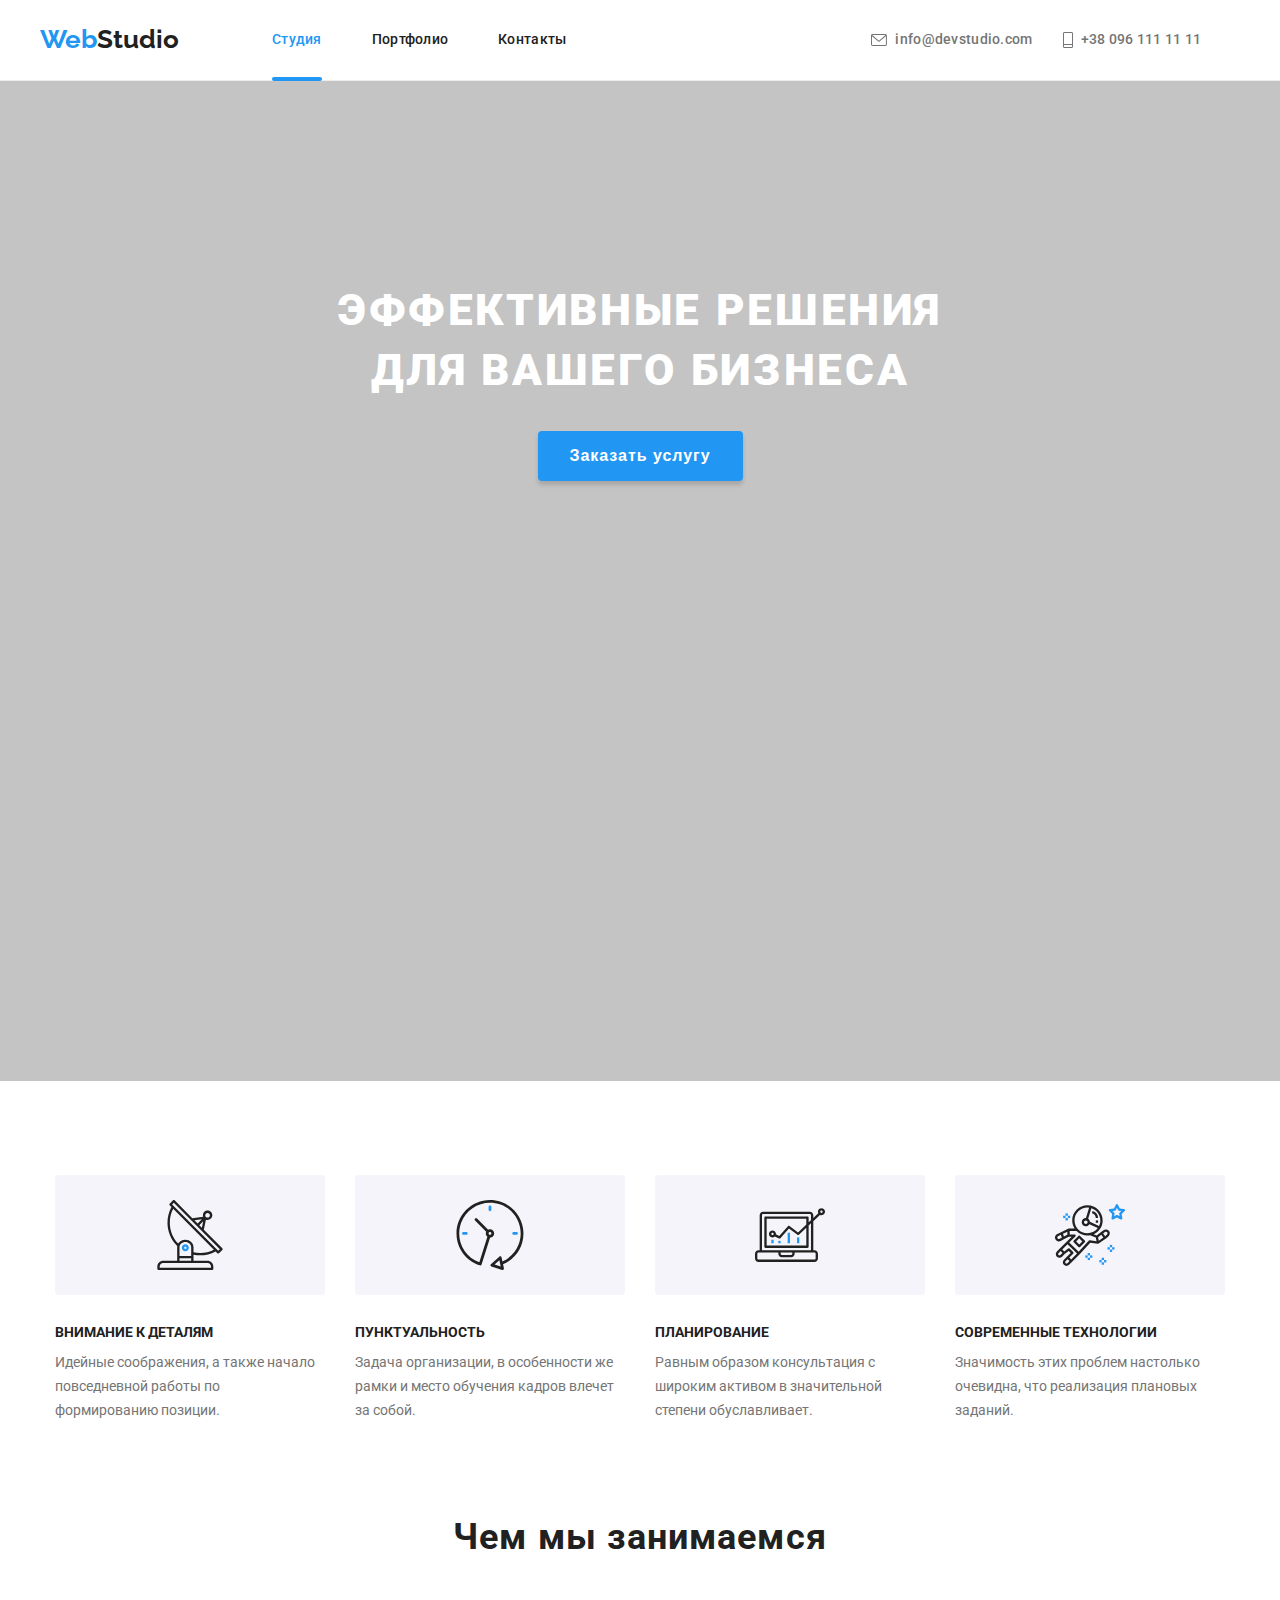
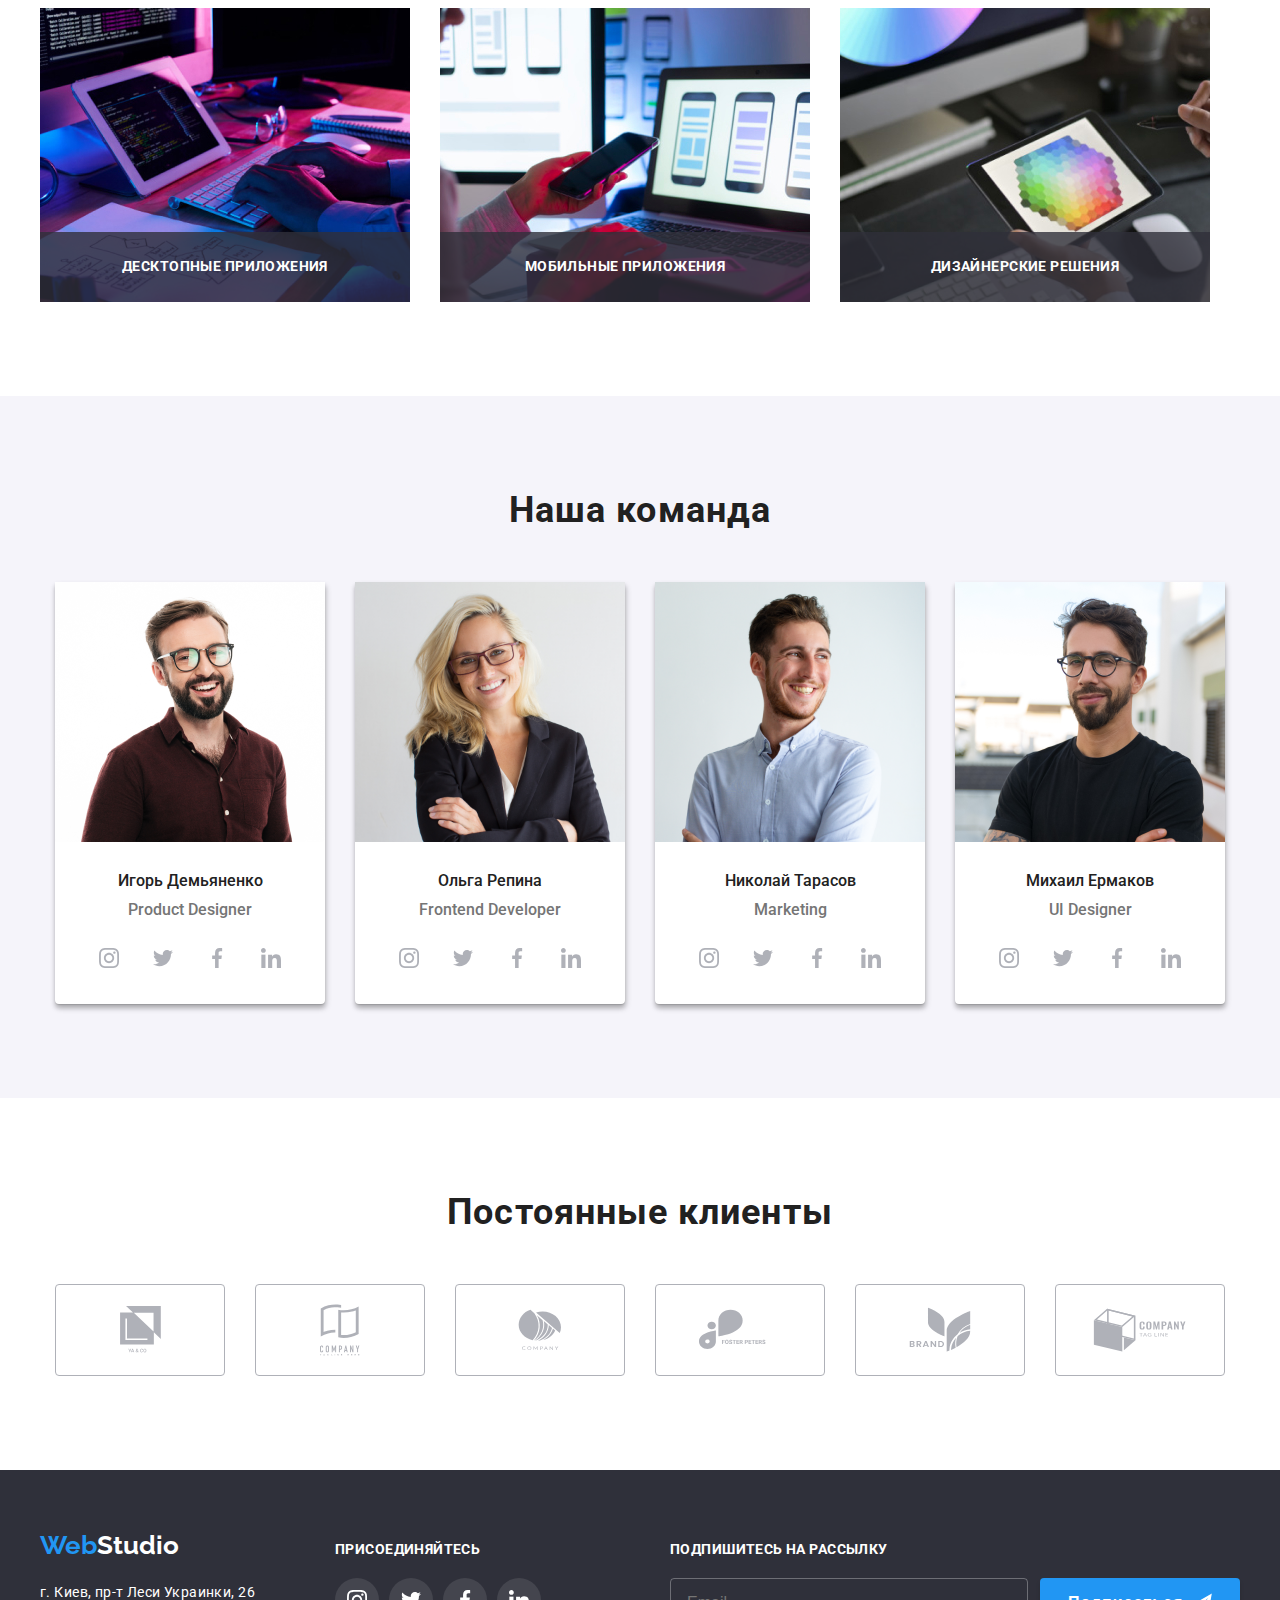
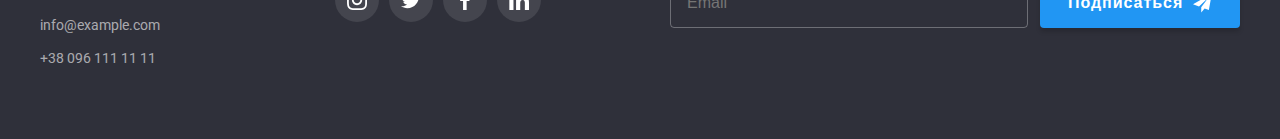
<file: index.html>
<!DOCTYPE html>
<html lang="ru">

<head>
  <meta charset="UTF-8">
  <meta name="viewport" content="width=device-width, initial-scale=1.0">
  <link rel="stylesheet" href="https://cdnjs.cloudflare.com/ajax/libs/modern-normalize/1.1.0/modern-normalize.min.css"
    integrity="sha512-wpPYUAdjBVSE4KJnH1VR1HeZfpl1ub8YT/NKx4PuQ5NmX2tKuGu6U/JRp5y+Y8XG2tV+wKQpNHVUX03MfMFn9Q=="
    crossorigin="anonymous" referrerpolicy="no-referrer" />
  <link rel="stylesheet" href="./css/main.min.css" />
  <style>
    @import url('https://fonts.googleapis.com/css2?family=Roboto:wght@400;500;700;900&display=swap');
    @import url('https://fonts.googleapis.com/css2?family=Raleway:wght@700&display=swap');
  </style>
  <title>Web Studio</title>
</head>

<body>
  <header class="header">
    <div class="container header-container">
      <a href="./index.html" class="navigation__logo"><span class="navigation__web">Web</span>Studio</a>
      <div class="tablet-desktop-nav">
        <nav class="nav">
          <ul class="nav-tablet-list">
            <li class="nav-tablet-list__item"><a href="./index.html" class="nav-tablet-list__link current">Студия</a></li>
            <li class="nav-tablet-list__item"><a href="./portfolio.html" class="nav-tablet-list__link">Портфолио</a></li>
            <li class="nav-tablet-list__item"><a href="Контакты" class="nav-tablet-list__link">Контакты</a></li>
          </ul>
        </nav>
        <ul class="tablet-contact-list">
          <li class="contact-list__item"><a href="info@devstudio.com" class="tablet-contact-list__link">
            <svg class="contact-list__icon" width="16" height="12">
              <use href="./images/symbol-defs.svg#icon-mail"></use>
            </svg> info@devstudio.com</a></li>
          <li class="td-contact-list__item"><a href="tel:+380961111111" class="tablet-contact-list__link">
            <svg class="contact-list__icon" width="10" height="16">
              <use href="./images/symbol-defs.svg#icon-tel"></use>
            </svg>+38 096 111 11 11</a></li>
        </ul>
      </div>
      <button type="button" class="menu-button js-open-menu">
        <svg class="mobile-menu-icon" width="40" height="40" aria-label="Переключатель в мобильном меню">
          <use class="icon-open" href="./images/mob-menu.svg#icon-menu"></use>
        </svg>
      </button>
      <div class="mobile-menu js-menu-container">
        <button type="button" class="menu-button menu-close-button js-close-menu">
          <svg class="mobile-menu-icon " width="40" height="40" aria-label="Переключатель в мобильном меню">
            <use class="icon-close" href="./images/mob-menu.svg#icon-close"></use>
          </svg>
        </button>
        <nav class="navigation">
          <ul class="navigation__site">
            <li class="navigation__list"><a href="./index.html" class="navigation__link navigation__link--current">Студия</a></li>
            <li class="navigation__list"><a href="./portfolio.html" class="navigation__link">Портфолио</a></li>
            <li class="navigation__list"><a href="" class="navigation__link">Контакты</a></li>
          </ul>
        </nav>
        <ul class="list-mobile">
         <li class="list-mobile__item"><a href="tel:+380961111111" class="list-mobile__link-tel">+38 096 111 11 11</a></li>
         <li class="list-mobile__item"><a href="mailto:info@devstudio.com" class="list-mobile__link-email">info@example.com</a></li>
        </ul>
        <ul class="mobile-social">
         <li class="mobile-social__item"><a class="mobile-social__link" href="">Instagram</a></li>
         <li class="mobile-social__item"><a class="mobile-social__link" href="">Twitter</a></li>
         <li class="mobile-social__item"><a class="mobile-social__link" href="">Facebook</a></li>
         <li class="mobile-social__item"><a class="mobile-social__link" href="">LinkedIn</a></li>
        </ul>
      </div>
    </div>
  </header>
  <main>
    <section class="hero">
      <div class="container">
        <h1 class="hero__tagline">Эффективные решения для вашего бизнеса</h1>
        <button data-modal-open class="hero__button">Заказать услугу</button>
      </div>
    </section>
    <section class="benefits section">
      <div class="container">
        <h2 class="container__text">Наши преимущества</h2>
        <ul class="advantages">
          <li class="advantages_item">
            <div class="advantages__icon">
              <svg class="advantages__svg" width="70" height="70">
                <use href="./images/symbol-defs.svg#icon-antenna-1"></use>
              </svg>
            </div>
            <h3 class="advantages__top">Внимание к деталям</h3>
            <p class="advantages__text">Идейные соображения, а также начало повседневной работы по формированию позиции.
            </p>
          </li>
          <li class="advantages_item">
            <div class="advantages__icon">
              <svg class="advantages__svg" width="70" height="70">
                <use href="./images/symbol-defs.svg#icon-clock-1"></use>
              </svg>
            </div>
            <h3 class="advantages__top">Пунктуальность</h3>
            <p class="advantages__text">Задача организации, в особенности же рамки и место обучения кадров влечет за
              собой.
            </p>
          </li>
          <li class="advantages_item">
            <div class="advantages__icon">
              <svg class="advantages__svg" width="70" height="70">
                <use href="./images/symbol-defs.svg#icon-diagram-1"></use>
              </svg>
            </div>
            <h3 class="advantages__top">Планирование</h3>
            <p class="advantages__text">Равным образом консультация с широким активом в значительной степени
              обуславливает.
            </p>
          </li>
          <li class="advantages_item">
            <div class="advantages__icon">
              <svg class="advantages__svg" width="70" height="70">
                <use href="./images/symbol-defs.svg#icon-astronaut-1"></use>
              </svg>
            </div>
            <h3 class="advantages__top">Современные технологии</h3>
            <p class="advantages__text">Значимость этих проблем настолько очевидна, что реализация плановых заданий.</p>
          </li>
        </ul>
      </div>
    </section>
    <section class="doing section">
      <div class="container">
        <h2 class="service__top">Чем мы занимаемся</h2>
        <ul class="service__examples">
          <li class="service__img">
            <img src="./images/1.jpg" width="370" height="294" alt="programer-working-his-desk-office">
            <h3 class="service__text">Десктопные приложения</h3>
          </li>
          <li class="service__img">
            <img src="./images/2.jpg" width="370"
              alt="web-ui-designers-are-developing-application-smartphones-team-creators-is-working-interface-mobile">
            <h3 class="service__text">Мобильные приложения</h3>
          </li>
          <li class="service__img">
            <img src="./images/3.jpg" width="370"
              alt="creative-artist-web-design-with-working-colour-selection-graphic-tablet">
            <h3 class="service__text">Дизайнерские решения</h3>
          </li>
        </ul>
      </div>
    </section>
    <section class="command section">
      <div class="container">
        <h2 class="command__text">Наша команда</h2>
        <ul class="team">
          <li class="team__wrap">
            <img class="team-img" src="./images/demyanenko.png" width="270" alt="demyanenko">
            <h3 class="team__title">Игорь Демьяненко</h3>
            <p class="team__profession">Product Designer</p>
            <ul class="team__social-icon">
              <li class="team__social">
                <a href="" class="team__social-link">
                  <svg class="team__icon" width="20" height="20">
                    <use href="./images/symbol-defs.svg#icon-instagram-1"></use>
                  </svg>
                </a>
              </li>
              <li class="team__social">
                <a href="" class="team__social-link">
                  <svg class="team__icon" width="20" height="20">
                    <use href="./images/symbol-defs.svg#icon-twitter-1"></use>
                  </svg>
                </a>
              </li>
              <li class="team__social">
                <a href="" class="team__social-link">
                  <svg class="team__icon" width="20" height="20">
                    <use href="./images/symbol-defs.svg#icon-facebook-1"></use>
                  </svg>
                </a>
              </li>
              <li class="team__social">
                <a href="" class="team__social-link">
                  <svg class="team__icon" width="20" height="20">
                    <use href="./images/symbol-defs.svg#icon-linkedin-1"></use>
                  </svg>
                </a>
              </li>
            </ul>
          </li>
          <li class="team__wrap">
            <img class="team-img" src="./images/repina.png" width="270" alt="repina">
            <h3 class="team__title">Ольга Репина</h3>
            <p class="team__profession">Frontend Developer</p>
            <ul class="team__social-icon">
              <li class="team__social">
                <a href="" class="team__social-link">
                  <svg class="team__icon" width="20" height="20">
                    <use href="./images/symbol-defs.svg#icon-instagram-1"></use>
                  </svg>
                </a>
              </li>
              <li class="team__social">
                <a href="" class="team__social-link">
                  <svg class="team__icon" width="20" height="20">
                    <use href="./images/symbol-defs.svg#icon-twitter-1"></use>
                  </svg>
                </a>
              </li>
              <li class="team__social">
                <a href="" class="team__social-link">
                  <svg class="team__icon" width="20" height="20">
                    <use href="./images/symbol-defs.svg#icon-facebook-1"></use>
                  </svg>
                </a>
              </li>
              <li class="team__social">
                <a href="" class="team__social-link">
                  <svg class="team__icon" width="20" height="20">
                    <use href="./images/symbol-defs.svg#icon-linkedin-1"></use>
                  </svg>
                </a>
              </li>
            </ul>
          </li>
          <li class="team__wrap">
            <img class="team-img" src="./images/tarasov.png" width="270" alt="tarasov">
            <h3 class="team__title">Николай Тарасов</h3>
            <p class="team__profession">Marketing</p>
            <ul class="team__social-icon">
              <li class="team__social">
                <a href="" class="team__social-link">
                  <svg class="team__icon" width="20" height="20">
                    <use href="./images/symbol-defs.svg#icon-instagram-1"></use>
                  </svg>
                </a>
              </li>
              <li class="team__social">
                <a href="" class="team__social-link">
                  <svg class="team__icon" width="20" height="20">
                    <use href="./images/symbol-defs.svg#icon-twitter-1"></use>
                  </svg>
                </a>
              </li>
              <li class="team__social">
                <a href="" class="team__social-link">
                  <svg class="team__icon" width="20" height="20">
                    <use href="./images/symbol-defs.svg#icon-facebook-1"></use>
                  </svg>
                </a>
              </li>
              <li class="team__social">
                <a href="" class="team__social-link">
                  <svg class="team__icon" width="20" height="20">
                    <use href="./images/symbol-defs.svg#icon-linkedin-1"></use>
                  </svg>
                </a>
              </li>
            </ul>
          </li>
          <li class="team__wrap">
            <img class="team-img" src="./images/ermakov.png" width="270" alt="yermakov">
            <h3 class="team__title">Михаил Ермаков</h3>
            <p class="team__profession">UI Designer</p>
            <ul class="team__social-icon">
              <li class="team__social">
                <a href="" class="team__social-link">
                  <svg class="team__icon" width="20" height="20">
                    <use href="./images/symbol-defs.svg#icon-instagram-1"></use>
                  </svg>
                </a>
              </li>
              <li class="team__social">
                <a href="" class="team__social-link">
                  <svg class="team__icon" width="20" height="20">
                    <use href="./images/symbol-defs.svg#icon-twitter-1"></use>
                  </svg>
                </a>
              </li>
              <li class="team__social">
                <a href="" class="team__social-link">
                  <svg class="team__icon" width="20" height="20">
                    <use href="./images/symbol-defs.svg#icon-facebook-1"></use>
                  </svg>
                </a>
              </li>
              <li class="team__social">
                <a href="" class="team__social-link">
                  <svg class="team__icon" width="20" height="20">
                    <use href="./images/symbol-defs.svg#icon-linkedin-1"></use>
                  </svg>
                </a>
              </li>
            </ul>
          </li>
        </ul>
      </div>
    </section>
    <section class="section">
      <div class="container partners-block">
        <h2 class="command__text">Постоянные клиенты</h2>
        <ul class="partners">
          <li class="partners__list">
            <a href="" class="partners__item" width="210" height="94">
              <svg class="partners__icon" width="41" height="46.7">
                <use href="./images/symbol-defs.svg#icon-Logo"></use>
              </svg>
            </a>
          </li>
          <li class="partners__list">
            <a href="" class="partners__item">
              <svg class="partners__icon" width="40" height="52">
                <use href="./images/symbol-defs.svg#icon-Logo-1"></use>
              </svg>
            </a>
          </li>
          <li class="partners__list">
            <a href="" class="partners__item">
              <svg class="partners__icon" width="43.46" height="41.18">
                <use href="./images/symbol-defs.svg#icon-Logo-2"></use>
              </svg>
            </a>
          </li>
          <li class="partners__list">
            <a href="" class="partners__item">
              <svg class="partners__icon" width="84.44" height="40.62">
                <use href="./images/symbol-defs.svg#icon-Logo-3"></use>
              </svg>
            </a>
          </li>
          <li class="partners__list">
            <a href="" class="partners__item">
              <svg class="partners__icon" width="62.54" height="45.43">
                <use href="./images/symbol-defs.svg#icon-Logo-4"></use>
              </svg>
            </a>
          </li>
          <li class="partners__list">
            <a href="" class="partners__item">
              <svg class="partners__icon" width="93.73" height="43.93">
                <use href="./images/symbol-defs.svg#icon-Logo-5"></use>
              </svg>
            </a>
          </li>
        </ul>
      </div>
    </section>
  </main>
  <footer class="footer">
    <div class="container footer-container">
      <div class="footer_wrap">
        <address class="address">
          <a href="/index.html" class="footer__logo"><span class="navigation__web">Web</span>Studio</a>
          <ul class="footer-contact">
            <li class="footer-contact__list"><a href="https://bit.ly/3pXMvUd" class="footer-contact__address" target="_blank" rel="noopener noreferrer">г. Киев, пр-т Леси Украинки, 26</a></li>
            <li class="footer-contact__list"><a href="mailto:info@devstudio.com" class="footer-contact__link">info@example.com</a></li>
            <li class="footer-contact__list"><a href="tel:+380961111111" class="footer-contact__link">+38 096 111 11 11</a></li>
          </ul>
        </address>
       <div class="footer-social">
         <p class="footer-social__text">присоединяйтесь</p>
         <ul class="footer-social__list">
           <li class="footer-social__item">
             <a href="" class="footer-social__svg">
               <svg class="footer-social__icon" width="20" height="20">
                 <use href="./images/symbol-defs.svg#icon-instagram"></use>
               </svg>
             </a>
           <li class="footer-social__item">
             <a href="" class="footer-social__svg">
               <svg class="footer-social__icon" width="20" height="20">
                 <use href="./images/symbol-defs.svg#icon-twitter"></use>
               </svg>
             </a>
           </li>
           <li class="footer-social__item">
             <a href="" class="footer-social__svg">
               <svg class="footer-social__icon" width="20" height="20">
                 <use href="./images/symbol-defs.svg#icon-facebook"></use>
               </svg>
             </a>
           </li>
           <li class="footer-social__item">
             <a href="" class="footer-social__svg">
               <svg class="footer-social__icon" width="20" height="20">
                 <use href="./images/symbol-defs.svg#icon-linkedin"></use>
               </svg>
             </a>
           </li>
         </ul>
       </div>
      </div>
      <div class="footer-form">
       <form class="subscribe-form">
         <div class="subscribe-form-footer">
           <p class="subscribe__text">Подпишитесь на рассылку</p>
           <input type="email" class="subcribe__email" name="email-footer" placeholder="Email">
           <button class="subcribe__button" type="submit"> Подписаться
             <svg class="subcribe__svg" width="24" height="24" viewBox="0 0 24 24" fill="none" xmlns="http://www.w3.org/2000/svg">
               <path d="M24 0L0 13.5L7.66994 16.3407L19.5 5.25002L10.5017 17.3896L10.509 17.3923L10.5 17.3896V24.0001L14.8013 18.982L20.2501 21.0001L24 0Z" fill="white" />
             </svg>
           </button>
         </div>
         <div class="subcribe-tablet tab">
           <p class="subscribe__text">Подпишитесь на рассылку</p>
           <div class="subcribe__wrap">
             <input type="email" class="subcribe-tablet__email" name="email-footer" placeholder="Email">
             <button class="subcribe__button-tab" type="submit">Подписаться
               <svg class="subcribe__svg" width="24" height="24" viewBox="0 0 24 24" fill="none" xmlns="http://www.w3.org/2000/svg">
                 <path d="M24 0L0 13.5L7.66994 16.3407L19.5 5.25002L10.5017 17.3896L10.509 17.3923L10.5 17.3896V24.0001L14.8013 18.982L20.2501 21.0001L24 0Z" fill="white" />
               </svg>
             </button>
           </div>
         </div>
       </form>
      </div>
    </div>
   </footer>
  <div class="backdrop is-hidden" data-modal>
    <div class="modal">
      <button class="modal__button" data-modal-close>
        <svg width="11" height="11">
          <use href="./images/symbol-modal.svg#icon-off"></use>
        </svg>
      </button>
      <p class="modal__text">Оставьте свои данные, мы вам перезвоним</p>
      <form class="form">
        <div class="form__user-name">
          <label class="form__label" for="user_name"><span class="form__user-text">Имя</span></label>
          <div class="form__input">
            <input class="form__svg" type="text" name="user-name" id="user_name">
            <svg class="form__icon" width="12" height="12">
              <use href="./images/symbol-modal.svg#icon-men"></use>
            </svg>
          </div>
        </div>
        <div class="form__tel">
          <label class="form__label" for="user_tel"><span class="form__user-text">Телефон</span></label>
          <div class="form__input">
            <input class="form__svg" type="tel" name="user-tel" id="user_tel">
            <svg class="form__icon" width="12" height="12">
              <use href="./images/symbol-modal.svg#icon-tele"></use>
            </svg>
          </div>
        </div>
        <div class="form__email">
          <label class="form__label" for="user_email"><span class="form__user-text">Почта</span></label>
          <div class="form__input">
            <input class="form__svg" type="email" name="email" id="user_email">
            <svg class="form__icon" width="12" height="12">
              <use href="./images/symbol-modal.svg#icon-email"></use>
            </svg>
          </div>
        </div>
        <div class="form__comment">
          <label class="form__label" for="user-comment">
            <span class="form__item">Комментарий</span>
            <textarea class="form__textarea" name="user-comment" placeholder="Введите текст"
              id="user-comment"></textarea>
          </label>
        </div>
        <div class="form__wrap">
          <input class="form__checkbox form__visually" type="checkbox" name="check" id="check">
          <label for="check" class="form__agreement">
           <span class="form__icon-check">
             <svg class="form__svg-check" width="16" height="15">
               <use href="./images/symbol-modal.svg#icon-on"></use>
             </svg>
           </span>
           Соглашаюсь с рассылкой и принимаю
            <a class="form__treaty" href="">Условия договора</a>
           </span>
         </label>
        </div>
        <div class="form__button-wrap">
          <button class="form__button" type="submit">Отправить</button>
        </div>
      </form>
    </div>
  </div>
  <script src="./js/mobile-menu.js"></script>
  <script src="./js/modal.js"></script>
</body>
</html>
</file>
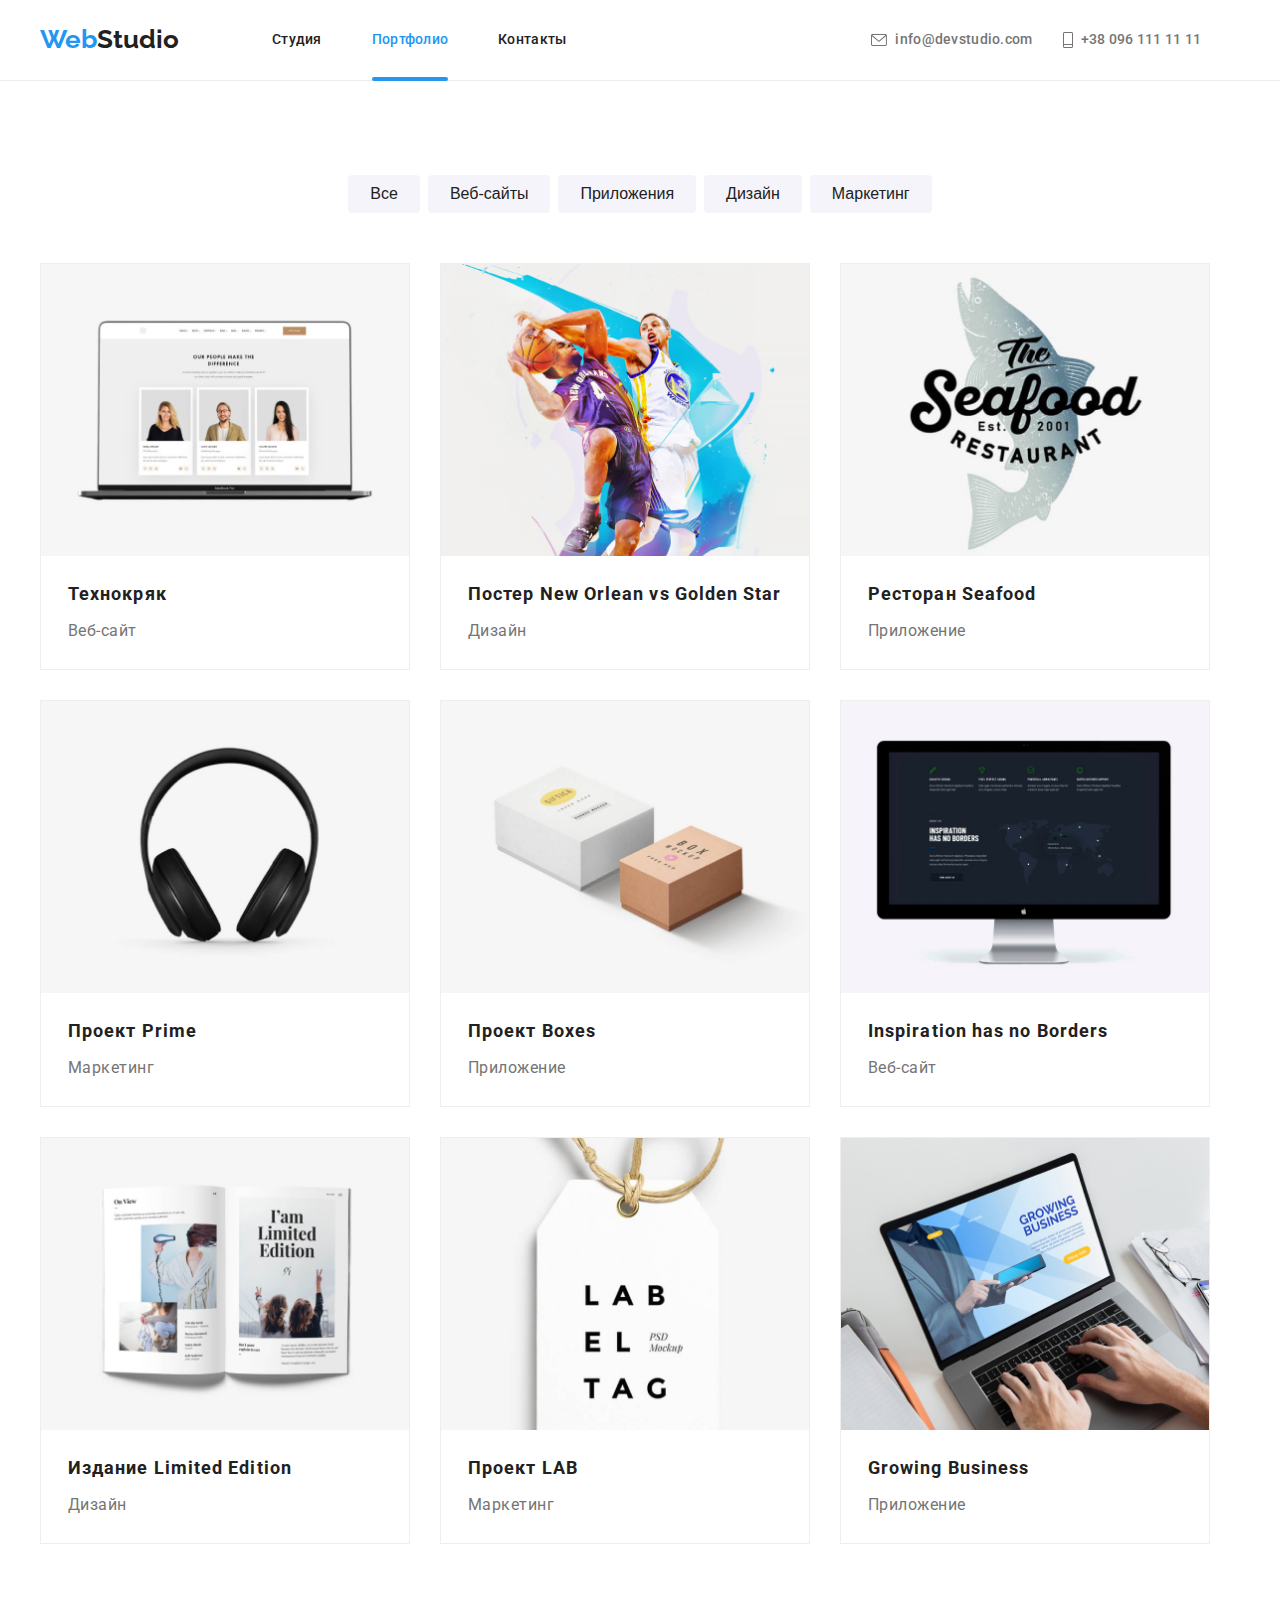
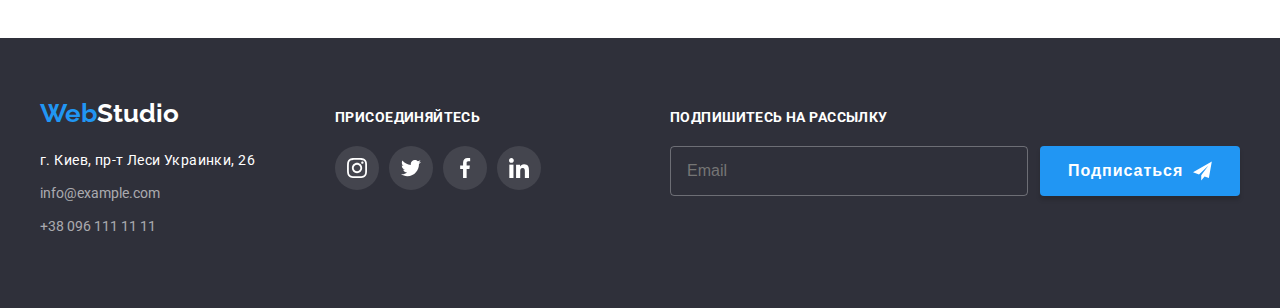
<file: portfolio.html>
<!DOCTYPE html>
<html lang="ru">
<head>
  <meta charset="UTF-8">
  <meta http-equiv="X-UA-Compatible" content="IE=edge">
  <meta name="viewport" content="width=device-width, initial-scale=1.0">
  <link rel="stylesheet" href="https://cdnjs.cloudflare.com/ajax/libs/modern-normalize/1.1.0/modern-normalize.min.css" integrity="sha512-wpPYUAdjBVSE4KJnH1VR1HeZfpl1ub8YT/NKx4PuQ5NmX2tKuGu6U/JRp5y+Y8XG2tV+wKQpNHVUX03MfMFn9Q==" crossorigin="anonymous" referrerpolicy="no-referrer" />
  <link rel="stylesheet" href="./css/main.min.css">
  <style>
    @import url('https://fonts.googleapis.com/css2?family=Roboto:wght@400;500;700;900&display=swap');      
    @import url('https://fonts.googleapis.com/css2?family=Raleway:wght@700&display=swap');
  </style>
  <title>Портфолио</title>
</head>
<body>
 <header class="header">
   <div class="container header-container">
     <a href="./index.html" class="navigation__logo"><span class="navigation__web">Web</span>Studio</a>
     <div class="tablet-desktop-nav">
       <nav class="nav">
         <ul class="nav-tablet-list">
           <li class="nav-tablet-list__item"><a href="./index.html" class="nav-tablet-list__link">Студия</a></li>
           <li class="nav-tablet-list__item"><a href="./portfolio.html" class="nav-tablet-list__link current">Портфолио</a></li>
           <li class="nav-tablet-list__item"><a href="Контакты" class="nav-tablet-list__link">Контакты</a></li>
         </ul>
       </nav>
       <ul class="tablet-contact-list">
         <li class="contact-list__item"><a href="info@devstudio.com" class="tablet-contact-list__link">
            <svg class="contact-list__icon" width="16" height="12">
              <use href="./images/symbol-defs.svg#icon-mail"></use>
            </svg> info@devstudio.com</a></li>
         <li class="tablet-contact-list__item"><a href="tel:+380961111111" class="tablet-contact-list__link">
            <svg class="contact-list__icon" width="10" height="16">
              <use href="./images/symbol-defs.svg#icon-tel"></use>
            </svg>+38 096 111 11 11</a></li>
      </ul>
    </div>
    <button type="button" class="menu-button js-open-menu">
      <svg class="mobile-menu-icon" width="40" height="40" aria-label="Переключатель в мобильном меню">
        <use class="icon-open" href="./images/mob-menu.svg#icon-menu"></use>
      </svg>
     </button>
     <div class="mobile-menu js-menu-container">
       <button type="button" class="menu-button menu-close-button js-close-menu">
         <svg class="mobile-menu-icon " width="40" height="40" aria-label="Переключатель в мобильном меню">
           <use class="icon-close" href="./images/mob-menu.svg#icon-close"></use>
         </svg>
       </button>
       <nav class="navigation">
         <ul class="navigation__site">
           <li class="navigation__list"><a href="./index.html"
              class="navigation__link navigation__link--current">Студия</a></li>
           <li class="navigation__list"><a href="./portfolio.html" class="navigation__link">Портфолио</a></li>
           <li class="navigation__list"><a href="" class="navigation__link">Контакты</a></li>
         </ul>
       </nav>
       <ul class="list-mobile">
         <li class="list-mobile__item"><a href="tel:+380961111111" class="list-mobile__link-tel">+38 096 111 11 11</a>
         </li>
         <li class="list-mobile__item"><a href="mailto:info@devstudio.com"
            class="list-mobile__link-email">info@example.com</a></li>
       </ul>
       <ul class="mobile-social">
         <li class="mobile-social__item"><a class="mobile-social__link" href="">Instagram</a></li>
         <li class="mobile-social__item"><a class="mobile-social__link" href="">Twitter</a></li>
         <li class="mobile-social__item"><a class="mobile-social__link" href="">Facebook</a></li>
         <li class="mobile-social__item"><a class="mobile-social__link" href="">LinkedIn</a></li>
       </ul>
     </div>
   </div>
 </header>
 <main class="about-portfolio">
   <section class="section">
     <div class="container">
       <h1 class="container__text">Примеры наших работ</h1>
       <ul class="button__wrap">
         <li class="button__item"><button type="button" class="button__options">Все</button></li>
         <li class="button__item"><button type="button" class="button__options">Веб-сайты</button></li>
         <li class="button__item"><button type="button" class="button__options">Приложения</button></li>
         <li class="button__item"><button type="button" class="button__options">Дизайн</button></li>
         <li class="button__item"><button type="button" class="button__options">Маркетинг</button></li>
       </ul>
       <ul class="content">
         <li class="exx">
           <a href="" class="exx__wrap">
             <div class="exx__overlay">
               <picture>
                 <source srcset="./images/portfolio-1.jpg" media="(min-width: 1200px)" />
                 <source srcset="./images/tablet/portfolio-tablet-1x.jpg" srcset="./images/tablet/portfolio-tablet-2x.jpg" media="(min-width: 768px)" />
                 <source srcset="./images/mobile/portfolio-mob-1x.jpg" srcset="./images/mobile/portfolio-mob-2x.jpg" media="(max-width: 767px)" />
               </picture>
               <img src="./images/portfolio-1.jpg" width="370" height="294" class="exx__img" alt="portfolio-1"> 
               <p class="exx__text">Ресурс предлагает комплексные предложения с разным уровнем функционала и сервисов. Все это позволит посетителю получить исчерпывающие сведения о компании или частном лице.</p>
              </div>
              <div class="exx__box">
               <h2 class="exx__name">Технокряк</h2>
               <p class="exx__type">Веб-сайт</p>
              </div>
           </a>
         </li>
         <li class="exx">
           <a href="" class="exx__wrap">
             <div class="exx__overlay">
              <picture>
                <source srcset="./images/portfolio-1.jpg" media="(min-width: 1200px)" />
                <source srcset="./images/tablet/portfolio-tablet-1x-1.jpg" srcset="./images/tablet/portfolio-tablet-2x-1.jpg"
                  media="(min-width: 768px)" />
                <source srcset="./images/mobile/portfolio-mob-1x-1.jpg" srcset="./images/mobile/portfolio-mob-2x-1.jpg"
                  media="(max-width: 767px)" />
              </picture>
               <img src="./images/portfolio-2.jpg" width="370" height="294" class="exx__img" alt="portfolio-2">
               <p class="exx__text">Ресурс предлагает комплексные предложения с разным уровнем функционала и сервисов. Все это позволит посетителю получить исчерпывающие сведения о компании или частном лице.</p>
             </div>
             <div class="exx__box">
               <h2 class="exx__name">Постер New Orlean vs Golden Star</h2>
               <p class="exx__type">Дизайн</p>
             </div>
           </a>
         </li>
         <li class="exx">
           <a href="" class="exx__wrap">
            <div class="exx__overlay">
              <picture>
                <source srcset="./images/portfolio-1.jpg" media="(min-width: 1200px)" />
                <source srcset="./images/tablet/portfolio-tablet-1x-2.jpg" srcset="./images/tablet/portfolio-tablet-2x-2.jpg"
                  media="(min-width: 768px)" />
                <source srcset="./images/mobile/portfolio-mob-1x-2.jpg" srcset="./images/mobile/portfolio-mob-2x-2.jpg"
                  media="(max-width: 767px)" />
              </picture>
              <img src="./images/portfolio-3.jpg" width="370" height="294" class="exx__img" alt="portfolio-2">
              <p class="exx__text">Ресурс предлагает комплексные предложения с разным уровнем функционала и сервисов. Все это позволит посетителю получить исчерпывающие сведения о компании или частном лице.</p>
            </div>
             <div class="exx__box">
               <h2 class="exx__name">Ресторан Seafood</h2>
               <p class="exx__type">Приложение</p>
             </div>
           </a>
         </li>
         <li class="exx">
           <a href="" class="exx__wrap">
             <div class="exx__overlay">
              <picture>
                <source srcset="./images/portfolio-1.jpg" media="(min-width: 1200px)" />
                <source srcset="./images/tablet/portfolio-tablet-1x-3.jpg" srcset="./images/tablet/portfolio-tablet-2x-3.jpg"
                  media="(min-width: 768px)" />
                <source srcset="./images/mobile/portfolio-mob-1x-3.jpg" srcset="./images/mobile/portfolio-mob-2x-3.jpg"
                  media="(max-width: 767px)" />
              </picture>
               <img srcset="./images/portfolio-4.jpg" width="370" height="294" class="exx__img" alt="portfolio-2">
                <p class="exx__text">Ресурс предлагает комплексные предложения с разным уровнем функционала и сервисов. Все это позволит посетителю получить исчерпывающие сведения о компании или частном лице.</p>
             </div>
             <div class="exx__box">
               <h2 class="exx__name">Проект Prime</h2>
               <p class="exx__type">Маркетинг</p>
             </div>
           </a>
         </li>
         <li class="exx">
           <a href="" class="exx__wrap">
             <div class="exx__overlay">
              <picture>
                <source srcset="./images/portfolio-1.jpg" media="(min-width: 1200px)" />
                <source srcset="./images/tablet/portfolio-tablet-1x-4.jpg" srcset="./images/tablet/portfolio-tablet-2x-4.jpg"
                  media="(min-width: 768px)" />
                <source srcset="./images/mobile/portfolio-mob-1x-4.jpg" srcset="./images/mobile/portfolio-mob-2x-4.jpg"
                  media="(max-width: 767px)" />
              </picture>
               <img srcset="./images/portfolio-5.jpg" width="370" height="294" class="exx__img" alt="portfolio-2">
                <p class="exx__text">Ресурс предлагает комплексные предложения с разным уровнем функционала и сервисов. Все это позволит посетителю получить исчерпывающие сведения о компании или частном лице.</p>
             </div>
             <div class="exx__box">
               <h2 class="exx__name">Проект Boxes</h2>
               <p class="exx__type">Приложение</p>
             </div>
           </a>
         </li>
         <li class="exx">
           <a href="" class="exx__wrap">
             <div class="exx__overlay">
              <picture>
                <source srcset="./images/portfolio-1.jpg" media="(min-width: 1200px)" />
                <source srcset="./images/tablet/portfolio-tablet-1x-5.jpg" srcset="./images/tablet/portfolio-tablet-2x-5.jpg"
                  media="(min-width: 768px)" />
                <source srcset="./images/mobile/portfolio-mob-1x-5.jpg" srcset="./images/mobile/portfolio-mob-2x-5.jpg"
                  media="(max-width: 767px)" />
              </picture>
               <img srcset="./images/portfolio-6.jpg" width="370" height="294" class="exx__img" alt="portfolio-2">
                <p class="exx__text">Ресурс предлагает комплексные предложения с разным уровнем функционала и сервисов. Все это позволит посетителю получить исчерпывающие сведения о компании или частном лице.</p>
             </div>
             <div class="exx__box">
               <h2 class="exx__name">Inspiration has no Borders</h2>
               <p class="exx__type">Веб-сайт</p>
              </div>
           </a>
         </li>
         <li class="exx">
           <a href="" class="exx__wrap">
             <div class="exx__overlay">
              <picture>
                <source srcset="./images/portfolio-1.jpg" media="(min-width: 1200px)" />
                <source srcset="./images/tablet/portfolio-tablet-1x-6.jpg" srcset="./images/tablet/portfolio-tablet-2x-6.jpg"
                  media="(min-width: 768px)" />
                <source srcset="./images/mobile/portfolio-mob-1x-6.jpg" srcset="./images/mobile/portfolio-mob-2x-6.jpg"
                  media="(max-width: 767px)" />
              </picture>
               <img srcset="./images/portfolio-7.jpg" width="370" height="294" class="exx__img" alt="portfolio-2">
                <p class="exx__text">Ресурс предлагает комплексные предложения с разным уровнем функционала и сервисов. Все это позволит посетителю получить исчерпывающие сведения о компании или частном лице.</p>
             </div>
             <div class="exx__box">
               <h2 class="exx__name">Издание Limited Edition</h2>
               <p class="exx__type">Дизайн</p>
             </div>
           </a>
         </li>
         <li class="exx">
           <a href="" class="exx__wrap">
             <div class="exx__overlay">
              <picture>
                <source srcset="./images/portfolio-8.jpg" media="(min-width: 1200px)" />
                <source srcset="./images/tablet/portfolio-tablet-1x-7.jpg" srcset="./images/tablet/portfolio-tablet-2x-7.jpg"
                  media="(min-width: 768px)" />
                <source srcset="./images/mobile/portfolio-mob-1x-7.jpg" srcset="./images/mobile/portfolio-mob-2x-7.jpg"
                  media="(max-width: 767px)" />
              </picture>
               <img srcset="./images/portfolio-8.jpg" width="370" height="294" class="exx__img" alt="portfolio-2">
                <p class="exx__text">Ресурс предлагает комплексные предложения с разным уровнем функционала и сервисов. Все это позволит посетителю получить исчерпывающие сведения о компании или частном лице.</p>
             </div>
             <div class="exx__box">
               <h2 class="exx__name">Проект LAB</h2>
               <p class="exx__type">Маркетинг</p>
             </div>
           </a>
         </li>
         <li class="exx">
           <a href="" class="exx__wrap">
             <div class="exx__overlay">
              <picture>
                <source srcset="./images/portfolio-1.jpg" media="(min-width: 1200px)" />
                <source srcset="./images/tablet/portfolio-tablet-1x-8.jpg" srcset="./images/tablet/portfolio-tablet-2x-8.jpg"
                  media="(min-width: 768px)" />
                <source srcset="./images/mobile/portfolio-mob-1x-8.jpg" srcset="./images/mobile/portfolio-mob-2x-8.jpg"
                  media="(max-width: 767px)" />
              </picture>
               <img srcset="./images/portfolio-9.jpg" width="370" height="294" class="exx__img" alt="portfolio-2">
                <p class="exx__text">Ресурс предлагает комплексные предложения с разным уровнем функционала и сервисов. Все это позволит посетителю получить исчерпывающие сведения о компании или частном лице.</p>
             </div>
             <div class="exx__box">
               <h2 class="exx__name">Growing Business</h2>
               <p class="exx__type">Приложение</p>
             </div>
            </a>
         </li>
       </ul>
     </div>
    </section>
 </main>
 <footer class="footer">
   <div class="container footer-container">
     <div class="footer_wrap">
       <address class="address">
         <a href="/index.html" class="footer__logo"><span class="navigation__web">Web</span>Studio</a>
         <ul class="footer-contact">
           <li class="footer-contact__list"><a href="https://bit.ly/3pXMvUd" class="footer-contact__address"
               target="_blank" rel="noopener noreferrer">г. Киев, пр-т Леси Украинки, 26</a></li>
           <li class="footer-contact__list"><a href="mailto:info@devstudio.com"
               class="footer-contact__link">info@example.com</a></li>
           <li class="footer-contact__list"><a href="tel:+380961111111" class="footer-contact__link">+38 096 111 11
               11</a></li>
         </ul>
       </address>
       <div class="footer-social">
         <p class="footer-social__text">присоединяйтесь</p>
         <ul class="footer-social__list">
           <li class="footer-social__item">
             <a href="" class="footer-social__svg">
               <svg class="footer-social__icon" width="20" height="20">
                 <use href="./images/symbol-defs.svg#icon-instagram"></use>
               </svg>
             </a>
           <li class="footer-social__item">
             <a href="" class="footer-social__svg">
               <svg class="footer-social__icon" width="20" height="20">
                 <use href="./images/symbol-defs.svg#icon-twitter"></use>
               </svg>
             </a>
           </li>
           <li class="footer-social__item">
             <a href="" class="footer-social__svg">
               <svg class="footer-social__icon" width="20" height="20">
                 <use href="./images/symbol-defs.svg#icon-facebook"></use>
               </svg>
             </a>
           </li>
           <li class="footer-social__item">
             <a href="" class="footer-social__svg">
               <svg class="footer-social__icon" width="20" height="20">
                 <use href="./images/symbol-defs.svg#icon-linkedin"></use>
               </svg>
             </a>
           </li>
         </ul>
       </div>
     </div>
     <div class="footer-form">
       <form class="subscribe-form">
         <div class="subscribe-form-footer">
           <p class="subscribe__text">Подпишитесь на рассылку</p>
           <input type="email" class="subcribe__email" name="email-footer" placeholder="Email">
           <button class="subcribe__button" type="submit"> Подписаться
             <svg class="subcribe__svg" width="24" height="24" viewBox="0 0 24 24" fill="none"
               xmlns="http://www.w3.org/2000/svg">
               <path
                 d="M24 0L0 13.5L7.66994 16.3407L19.5 5.25002L10.5017 17.3896L10.509 17.3923L10.5 17.3896V24.0001L14.8013 18.982L20.2501 21.0001L24 0Z"
                 fill="white" />
             </svg>
           </button>
         </div>
         <div class="subcribe-tablet tab">
           <p class="subscribe__text">Подпишитесь на рассылку</p>
           <div class="subcribe__wrap">
             <input type="email" class="subcribe-tablet__email" name="email-footer" placeholder="Email">
             <button class="subcribe__button-tab" type="submit">Подписаться
               <svg class="subcribe__svg" width="24" height="24" viewBox="0 0 24 24" fill="none"
                 xmlns="http://www.w3.org/2000/svg">
                 <path
                   d="M24 0L0 13.5L7.66994 16.3407L19.5 5.25002L10.5017 17.3896L10.509 17.3923L10.5 17.3896V24.0001L14.8013 18.982L20.2501 21.0001L24 0Z"
                   fill="white" />
               </svg>
             </button>
           </div>
         </div>
       </form>
     </div>
   </div>
 </footer>
 <script src="./js/mobile-menu.js"></script>
</body>
</html>
</file>
<file: css/main.min.css>
*,*::after,*::before{margin:0;padding:0}a{text-decoration:none}ul{list-style:none}button{cursor:pointer;border:none}img{display:block;height:auto;max-width:100%}:root{--theme-accent: #ffffff;--theme-text-accent: #212121;--theme-text: #757575;--theme-button: #2196F3;--theme-bgr: #E5E5E5;--theme-button-other: #F5F4FA;--theme-bgr-field: #2F303A;--theme-adress-link: rgba(255, 255, 255, 0.6);--theme-social: #AFB1B8;--theme-bgr-about: #C4C4C4;--theme-header: #ECECEC}html{box-sizing:border-box}body{font-family:'Roboto', sans-serif;font-weight:400;font-style:normal;font-size:14px;color:var(--theme-text);background-color:var(--theme-accent)}.container{padding-left:15px;padding-right:15px;margin-right:auto;margin-left:auto}@media screen and (min-width: 480px) and (max-width: 767px){.container{width:480px}}@media screen and (min-width: 768px) and (max-width: 1199px){.container{width:768px}}@media screen and (min-width: 1200px){.container{width:1200px}}@media screen and (max-width: 1199px){.section{padding-top:60px;padding-bottom:60px}}@media screen and (min-width: 1200px){.section{padding-top:94px;padding-bottom:94px}}.header{border-bottom:1px solid var(--theme-accent)}.header-container{display:flex;align-items:center}.about-doing{font-weight:700;font-size:28px;line-height:1.16;text-align:center;letter-spacing:0.03em;color:var(--theme-text-accent);margin-bottom:30px}.form__visually{clip:rect(0 0 0 0);clip-path:inset(50%);height:1px;width:1px;overflow:hidden;position:absolute;white-space:nowrap}.header{border-bottom:1px solid var(--theme-header)}.navigation{display:flex;align-items:center}.navigation__list:not(:last-child){margin-bottom:32px}.navigation__link{padding-top:32px;padding-bottom:32px;letter-spacing:0.02em;color:var(--theme-text-accent);text-decoration:none;transition:color 250ms cubic-bezier(0.4, 0, 0.2, 1)}@media screen and (max-width: 767px){.navigation__link{font-size:40px;line-height:1.18}}.nav-logo{font-family:'Raleway';font-weight:700;font-size:26px;line-height:1.19;color:var(--heigh-logo-color);text-decoration:none;align-items:center;display:block;padding-top:24px;padding-bottom:25px;margin-right:93px}@media screen and (min-width: 768px){.nav-logo.tablet-hide{display:none}}@media screen and (max-width: 767px){.nav-logo{padding-top:16px;padding-bottom:16px;margin:0}}@media screen and (min-width: 768px) and (max-width: 1199px){.nav-logo{font-size:24px;line-height:1.17;padding-top:26px;padding-bottom:26px;padding-left:0;margin-right:auto}}.nav-logo__web{color:var(--nav-logo-web-color)}.tablet-desktop-nav{display:flex;justify-content:space-between;align-items:center}@media screen and (max-width: 767px){.tablet-desktop-nav{display:none}}@media screen and (min-width: 768px){.tablet-desktop-nav{display:flex;justify-content:space-between;align-items:center}}.nav-tablet-list{display:flex;justify-content:center}.nav-tablet-list__item{display:block}@media screen and (min-width: 768px){.nav-tablet-list__item:not(:last-child){margin-right:50px}}.nav-tablet-list__link{display:block;font-weight:500;font-size:14px;line-height:1.14;letter-spacing:0.02em;text-decoration:none;padding-top:32px;padding-bottom:32px;color:var(--theme-text-accent);transition:color 250ms cubic-bezier(0.4, 0, 0.2, 1)}.nav-tablet-list__link.current{position:relative;color:var(--theme-button)}.nav-tablet-list__link.current::after{content:'';position:absolute;bottom:-1px;left:0;width:100%;height:4px;border-radius:2px;background-color:var(--theme-button)}@media screen and (max-width: 767px){.nav-tablet-list__link.current::after{display:none}}.nav-tablet-list__link:focus,.nav-tablet-list__link:hover{color:var(--theme-button)}@media screen and (max-width: 1199px){.tablet-contact-list{margin-left:84px}}@media screen and (min-width: 1200px){.tablet-contact-list{display:flex;margin-left:305px;align-items:center;justify-content:center}}.tablet-contact-list__item{display:block}@media screen and (max-width: 1199px){.tablet-contact-list__item:not(:last-child){margin-bottom:10px}}@media screen and (min-width: 1200px){.tablet-contact-list__item:not(:last-child){margin-right:30px}}.tablet-contact-list__link{display:block;text-decoration:none;font-weight:500;font-size:12px;line-height:1.17;letter-spacing:0.02em;color:var(--theme-text);transition:color 250ms cubic-bezier(0.4, 0, 0.2, 1)}.tablet-contact-list__link:focus,.tablet-contact-list__link:hover{color:var(--theme-button)}@media screen and (min-width: 1200px){.tablet-contact-list__link{font-size:14px;line-height:1.14;display:flex;justify-content:center;align-items:center;transition:color var(--theme-text)}}.contact-list__icon{display:inline-block;align-items:center;fill:var(--theme-text);transition:fill 250ms cubic-bezier(0.4, 0, 0.2, 1)}.tablet-contact-list__link:focus .contact-list__icon,.tablet-contact-list__link:hover .contact-list__icon{fill:var(--theme-button)}@media screen and (min-width: 768px){.contact-list__icon{margin-right:8px}}@media screen and (max-width: 767px){.contact-list__icon{display:none}}.menu-button{display:flex;justify-content:center;align-items:center;padding:0;margin-left:auto;background-color:var(--theme-accent);border:none;cursor:pointer;transition:fill 250ms cubic-bezier(0.4, 0, 0.2, 1)}.menu-button:hover,.menu-button:focus{fill:var(--theme-button)}@media screen and (min-width: 768px){.menu-button{display:none}}@media screen and (max-width: 767px){.tablet-desktop-nav{display:none}}.menu-close-button{position:absolute;top:10px;right:15px}@media screen and (min-width: 768px){.mobile-menu{display:none}}@media screen and (max-width: 767px){.mobile-menu{opacity:0;position:fixed;z-index:999;top:0;transform:translateY(100%);left:0;padding:48px 40px;width:100%;height:100%;background-color:var(--theme-accent);transition:transform 250ms cubic-bezier(0.4, 0, 0.2, 1),opacity 250ms cubic-bezier(0.4, 0, 0.2, 1)}.mobile-menu.is-open{opacity:1;transform:translateY(0)}}.mobile-menu-icon{margin-right:22px}.mobile-menu-icon:focus,.mobile-menu-icon:hover{fill:var(--theme-button)}.list-mobile{position:absolute;bottom:134px}.list-mobile__item{margin-top:auto}.list-mobile__link-tel{font-weight:500;font-size:34px;line-height:1.18;letter-spacing:0.02em;text-decoration:none;color:var(--theme-text) transition color 250ms cubic-bezier(0.4, 0, 0.2, 1)}.list-mobile__link-email{display:block;font-size:24px;font-weight:500;line-height:1.14;color:var(--theme-text);text-decoration:none;padding-top:32px;padding-bottom:32px;transition:color 250ms cubic-bezier(0.4, 0, 0.2, 1)}.mobile-social{position:absolute;bottom:48px;display:flex;align-items:baseline;margin-top:64px}@media screen and (min-width: 768px){.mobile-social{display:block}}.mobile-social__item:not(:last-child){margin-right:20px}.mobile-social__item:not(:last-child)::after{display:inline-block;position:absolute;left:100%;transform:translateX(10px);content:"";width:1px;height:22px;background-color:var(--theme-bgr-about);border-radius:2px}.mobile-social__link{font-weight:500;font-size:18px;line-height:1.22;letter-spacing:0.02em;text-decoration:none;color:var(--theme-button)}.navigation{display:flex;align-items:center}.navigation__logo{display:block;align-items:center;color:var(--theme-text-accent);font-family:'Raleway';font-weight:700;font-size:26px;line-height:1.19;padding-top:24px;padding-bottom:25px;margin-right:93px;text-decoration:none}@media screen and (max-width: 767px){.navigation__logo{padding-top:16px;padding-bottom:16px;margin:0}}@media screen and (min-width: 768px) and (max-width: 1199px){.navigation__logo{font-size:24px;line-height:1.17;padding-top:26px;padding-bottom:26px;padding-left:0;margin-right:auto}}.navigation__web{color:var(--theme-button);font-family:'Raleway';font-style:normal;font-weight:700;font-size:26px;line-height:1.19;text-decoration:none}.navigation__site-nav{position:relative;margin-left:0;margin-right:40px;padding-top:32px;padding-bottom:32px;display:inline-flex;margin:0;color:var(--theme-text-accent);font-weight:500;line-height:1.14;letter-spacing:0.02em;text-decoration:none}.navigation__list{margin-right:50px;list-style:none}.navigation__list:last-child{margin-right:0px}.navigation__list:hover,.navigation__list:focus{color:var(--theme-button);transition-duration:250ms;transition-timing-function:cubic-bezier(0.4, 0, 0.2, 1);transition-property:color}.navigation__link{position:relative;padding-top:32px;padding-bottom:32px;display:inline-flex;margin:0;color:var(--theme-text-accent);font-weight:500;line-height:1.14;letter-spacing:0.02em;text-decoration:none}.navigation__link--current{color:var(--theme-button);position:relative}.navigation__link--current::after{position:absolute;content:"";bottom:0px;left:0;width:100%;height:4px;background:var(--theme-button);border-radius:2px}.td-contact-list{list-style:none}@media screen and (max-width: 1199px){.td-contact-list{margin-left:84px}}@media screen and (min-width: 1200px){.td-contact-list{display:flex;margin-left:305px;align-items:center;justify-content:center}}.contact-list__item{display:block}@media screen and (max-width: 1199px){.contact-list__item:not(:last-child){margin-bottom:10px}}@media screen and (min-width: 1200px){.contact-list__item:not(:last-child){margin-right:30px}}.td-contact-list__link{display:block;text-decoration:none;font-weight:500;font-size:12px;line-height:1.17;letter-spacing:0.02em;color:var(--theme-text);transition-duration:250ms;transition-timing-function:cubic-bezier(0.4, 0, 0.2, 1);transition-property:color}.td-contact-list__link:focus,.td-contact-list__link:focus{color:var(--theme-button)}@media screen and (min-width: 1200px){.td-contact-list__link{font-size:14px;line-height:1.14;display:flex;justify-content:center;align-items:center;transition-duration:250ms;transition-timing-function:cubic-bezier(0.4, 0, 0.2, 1);transition-property:color}}.link{display:flex;margin-left:auto}@media screen and (max-width: 1199px){.link{margin-left:84px}}.link__item{display:block;list-style:none}.link__item:last-child{margin-right:0}@media screen and (max-width: 1199px){.link__item:last-child{margin-bottom:10px}}@media screen and (min-width: 1200px){.link__item:last-child{margin-right:30px}}.link__email{display:block;color:var(--theme-text);font-weight:500;line-height:1.14;letter-spacing:0.02em;text-decoration:none}.link__email:hover,.link__email:focus{color:var(--theme-button);fill:var(--theme-button);transition-duration:250ms;transition-timing-function:cubic-bezier(0.4, 0, 0.2, 1);transition-property:color, fill}@media screen and (min-width: 1200px){.link__email{font-size:14px;line-height:1.14;display:flex;justify-content:center;align-items:center}}.link__tel{color:var(--theme-text);font-weight:500;line-height:1.14;letter-spacing:0.02em;text-decoration:none;display:flex;align-items:center}.link__tel:hover,.link__tel:focus{color:var(--theme-button);fill:var(--theme-button);transition-duration:250ms;transition-timing-function:cubic-bezier(0.4, 0, 0.2, 1);transition-property:color, fill}.link__icon{margin-right:10px;fill:currentColor}.hero{height:400px;margin-right:auto;margin-left:auto;width:100%;background:var(--theme-bgr-about);height:400px;background-size:cover;background-position:50% 50%;background-repeat:no-repeat;padding-top:118px;padding-bottom:200px;text-align:center;align-items:center}@media screen and (max-width: 767px){.hero{width:100%;background-image:linear-gradient(rgba(47,48,58,0.4), rgba(47,48,58,0.4)),url(../images/Img.jpg)}}@media screen and (max-width: 767px) and (min-device-pixel-ratio: 2), screen and (max-width: 767px) and (-webkit-min-device-pixel-ratio: 2), screen and (max-width: 767px) and (min-resolution: 192dpi), screen and (max-width: 767px) and (min-resolution: 2dppx){.hero{background-image:inear-gradient(rgba(47,48,58,0.4), rgba(47,48,58,0.4)),url(../images/Img.jpg);width:100%}}@media screen and (min-width: 768px) and (max-width: 1199px){.hero{background-image:linear-gradient(rgba(47,48,58,0.4), rgba(47,48,58,0.4)),url(../images/Img.jpg)}}@media screen and (min-width: 768px) and (max-width: 1199px) and (min-device-pixel-ratio: 2), screen and (min-width: 768px) and (max-width: 1199px) and (-webkit-min-device-pixel-ratio: 2), screen and (min-width: 768px) and (max-width: 1199px) and (min-resolution: 192dpi), screen and (min-width: 768px) and (max-width: 1199px) and (min-resolution: 2dppx){.hero{background-image:inear-gradient(rgba(47,48,58,0.4), rgba(47,48,58,0.4)),url(../images/Img.jpg)}}@media screen and (min-width: 1200px){.hero{padding-top:200px;height:600px;max-width:1600px;text-align:center}}@media screen and (min-width: 1200px) and (min-device-pixel-ratio: 2), screen and (min-width: 1200px) and (-webkit-min-device-pixel-ratio: 2), screen and (min-width: 1200px) and (min-resolution: 192dpi), screen and (min-width: 1200px) and (min-resolution: 2dppx){.hero{background-image:linear-gradient(rgba(47,48,58,0.4), rgba(47,48,58,0.4)),url(../images/Img.jpg)}}.hero__tagline{margin-top:0;margin-left:auto;margin-right:auto;margin-bottom:30px;color:var(--theme-accent);font-weight:900;letter-spacing:0.06em;text-transform:uppercase;text-align:center}@media screen and (min-width: 320px) and (max-width: 479px){.hero__tagline{display:block;width:290px}}@media screen and (max-width: 1199px){.hero__tagline{font-size:26px;line-height:1.62}}@media screen and (min-width: 1200px){.hero__tagline{width:696px;font-size:44px;line-height:1.36;margin-left:auto;margin-right:auto}}.hero__button{cursor:pointer;padding:10px 32px;color:var(--theme-accent);box-shadow:0px 4px 4px rgba(0,0,0,0.15);background-color:var(--theme-button);letter-spacing:0.06em;border-radius:4px;font-weight:700;font-size:16px;line-height:1.87;border:none}.advantages{display:flex;justify-content:center;flex-wrap:wrap;list-style:none}@media screen and (max-width: 767px){.advantages_item{width:100%}}@media screen and (min-width: 768px) and (max-width: 1199px){.advantages_item{flex-basis:calc((100% - 2 * 30px)/2)}.advantages_item:nth-child(2n+1){margin-right:30px}}@media screen and (min-width: 1200px){.advantages_item{flex-basis:calc((100% - 4 * 30px)/4);flex-wrap:nowrap}.advantages_item:not(:last-child){margin-right:30px}}.advantages__top{color:var(--theme-text-accent);font-size:14px;font-weight:700;line-height:1.14;text-transform:uppercase;margin-bottom:10px}@media screen and (max-width: 767px){.advantages__top{text-align:center}}.advantages__text{color:var(--theme-text);font-size:14px;line-height:1.71;text-align:left}@media screen and (max-width: 1199px){.advantages__text{margin-bottom:30px}}.advantages__icon{display:flex;align-items:center;justify-content:center;height:120px;background:var(--theme-button-other);border-radius:4px;margin-bottom:30px}.advantages__svg{display:inline-block}.doing{padding-top:0}@media screen and (max-width: 1199px){.doing{display:none}}.service__top{margin-bottom:50px;font-weight:700;font-size:36px;line-height:1.16;text-align:center;letter-spacing:0.03em;color:var(--theme-text-accent)}.service__examples{display:flex}.service__img{display:block;position:relative;list-style:none}.service__img:not(:last-child){margin-right:30px}.service__text{position:absolute;display:flex;justify-content:center;align-items:center;width:100%;height:70px;left:0;bottom:0;font-weight:700;font-size:14px;line-height:1.14;text-align:center;letter-spacing:0.03em;text-transform:uppercase;color:var(--theme-accent);background-color:rgba(47,48,58,0.8)}.command{background-color:var(--theme-button-other)}.command__text{display:block;margin-bottom:50px;font-weight:700;text-align:center;color:var(--theme-text-accent);font-size:36px;line-height:1.16;letter-spacing:0.03em}.team{display:flex;justify-content:center}@media screen and (max-width: 1199px){.team{flex-wrap:wrap}}@media screen and (min-width: 1200px){.team{flex-wrap:nowrap}}.team__wrap{display:block;background-color:var(--theme-accent);text-align:center;box-shadow:0px 1px 1px rgba(0,0,0,0.12),0px 4px 4px rgba(0,0,0,0.14),1px 4px 6px rgba(0,0,0,0.2);border-radius:0px 0px 4px 4px;list-style:none}@media screen and (max-width: 767px){.team__wrap:not(:last-child){margin-bottom:30px}}@media screen and (min-width: 768px) and (max-width: 1199px){.team__wrap:nth-child(2n-1){margin-right:30px}.team__wrap:nth-child(-n+2){margin-bottom:30px}}@media screen and (min-width: 1200px){.team__wrap{flex-basis:calc((100% - 4 * 30px)/4)}.team__wrap:not(:last-child){margin-right:30px}}.team-img{display:block;margin-bottom:30px}.team__title{display:block;margin-bottom:10px;color:var(--theme-text-accent);font-weight:500;font-size:16px;line-height:1.18;text-align:center}.team__profession{display:block;margin-bottom:16px;font-weight:500;color:var(--theme-text);font-size:16px;line-height:1.18;text-align:center}.team__social-icon{display:flex;justify-content:center;margin-bottom:24px;list-style:none}.team__social-icon:last-child{margin-right:0px}.team__social{list-style:none;margin-right:10px}.team__social:last-child{margin-right:0px}.team__social-link{width:44px;height:44px;border-radius:50%;display:flex;justify-content:center;align-items:center;cursor:pointer;fill:var(--theme-social)}.team__social-link:hover{background-color:var(--theme-button);fill:var(--theme-accent);transition-duration:250ms;transition-timing-function:cubic-bezier(0.4, 0, 0.2, 1);transition-property:color, fill}@media screen and (max-width: 1199px){.partners-block{display:flex;justify-content:center;flex-wrap:wrap}}.partners{display:flex;flex-wrap:wrap;justify-content:center;margin-top:50px}@media screen and (min-width: 480px) and (max-width: 1199px){.partners{justify-content:space-between}}@media screen and (min-width: 1200px){.partners{flex-wrap:nowrap}}.partners__list{list-style:none}@media screen and (max-width: 767px){.partners__list{margin-bottom:30px}}@media screen and (min-width: 480px) and (max-width: 767px){.partners__list:nth-child(2n+1){margin-right:30px}}@media screen and (max-width: 1199px){.partners__list:nth-child(-n+3){margin-bottom:30px}}@media screen and (min-width: 1200px){.partners__list:not(:last-child){margin-right:30px}}.partners__item{display:flex;justify-content:center;align-items:center;width:210px;height:94px;border:1px solid var(--theme-social);box-sizing:border-box;border-radius:4px;cursor:pointer;fill:var(--theme-social)}@media screen and (max-width: 767px){.partners__item{width:210px;height:92px;padding:16px 52px}}@media screen and (max-width: 1199px){.partners__item{max-width:226px;height:92px;padding:16px 60px}}@media screen and (min-width: 1200px){.partners__item{max-width:170px;height:92px;padding:16px 32px}}.partners__item:hover,.partners__item:focus{border:1px solid var(--theme-button);fill:var(--theme-button);transition-duration:250ms;transition-timing-function:cubic-bezier(0.4, 0, 0.2, 1);transition-property:color, fill}@media screen and (min-width: 768px){.content{display:flex;flex-wrap:wrap}}.exx{display:block;position:relative;list-style:none;transition-property:box-shadow;transition-duration:250ms;transition-timing-function:cubic-bezier(0.4, 0, 0.2, 1)}@media screen and (max-width: 767px){.exx{width:100%;margin-bottom:30px}}@media screen and (min-width: 768px) and (max-width: 1199px){.exx{flex-basis:calc((100% - 2 * 30px) / 2)}.exx:nth-child(2n+1):not(:last-child){margin-right:30px}.exx:not(:nth-last-child(-n+2)){margin-bottom:30px}.exx:first-child .card-text{padding-bottom:56px}}@media screen and (min-width: 1200px){.exx{width:370px;margin-bottom:30px;margin-right:30px}.exx:nth-last-child(-n+3){margin-bottom:0}.exx:nth-child(3n){margin-right:0}}.exx:hover .text-backstage{transform:translateY(0)}.box{display:flex;align-items:center;text-align:left;position:relative;overflow:hidden}.exx__wrap{display:list-item;color:var(--theme-text-accent);border:1px solid #EEEEEE;list-style:none;overflow:hidden;position:relative;text-decoration:none}.exx__wrap:hover{box-shadow:0px 1px 1px rgba(0,0,0,0.12),0px 4px 4px rgba(0,0,0,0.06),1px 4px 6px rgba(0,0,0,0.16);transition-duration:250ms;transition-timing-function:cubic-bezier(0.4, 0, 0.2, 1);transition-property:box-shadow}.exx__wrap:hover .exx__text{transform:translateY(0px);opacity:1}.exx__overlay{display:block;position:relative;overflow:hidden}.exx__img{display:block;height:auto;width:100%}.exx__text{position:absolute;display:block;top:0;width:100%;height:100%;background-color:rgba(33,150,243,0.9);padding:63px 24px 0 24px;font-size:18px;line-height:1.5;letter-spacing:0.03em;color:var(--theme-accent);transform:translateY(100%);transition-property:transform;transition-duration:250ms;transition-timing-function:cubic-bezier(0.4, 0, 0.2, 1),opacity 250ms cubic-bezier(0.4, 0, 0.2, 1)}.exx__box{padding:20px 24px;border-left:1px solid var(--theme-accent);border-bottom:1px solid var(--theme-accent);border-width:1px solid var(--theme-accent)}.exx__name{margin:0;margin-bottom:4px;font-weight:700;color:var(--theme-text-accent);font-size:18px;line-height:2;letter-spacing:0.06em;list-style:none}.exx__type{margin:0;color:var(--theme-text);font-size:16px;line-height:1.85;letter-spacing:0.03em;text-decoration:none;list-style:none}.container__text{position:absolute;width:1px;height:1px;margin:-1px;padding:0;overflow:hidden;border:0;clip:rect(0 0 0 0)}.button__wrap{display:flex;list-style:none}@media screen and (max-width: 767px){.button__wrap{flex-wrap:wrap;margin-bottom:40px}}@media screen and (min-width: 768px) and (max-width: 1199px){.button__wrap{justify-content:center;margin-bottom:40px}}@media screen and (min-width: 1200px){.button__wrap{justify-content:center;margin-bottom:50px}}.button__item{margin-right:8px}.button__item:last-child{margin-right:0px}.button__options{cursor:pointer;display:block;padding:6px 22px;border-radius:4px;border:none;color:var(--theme-text-accent);background-color:var(--theme-button-other);font-style:normal;font-weight:500;font-size:16px;line-height:1.62;border-radius:4px;border:none}.button__options:hover,.button__options:focus{color:var(--theme-accent);background-color:var(--theme-button);transition-duration:250ms;transition-timing-function:cubic-bezier(0.4, 0, 0.2, 1);transition-property:color, background-color}@media screen and (max-width: 767px){.button__options:nth-child(-n+3){margin-bottom:15px}}.backdrop{z-index:999;position:fixed;top:0;left:0;width:100%;height:100%;background:rgba(0,0,0,0.2);transition:opacity 250ms}.backdrop.is-hidden{opacity:0;pointer-events:none;transition:opacity 250ms}.modal{position:absolute;width:528px;min-height:581px;padding:40px 40px;top:50%;left:50%;transform:translate(-50%, -50%);z-index:1000;overflow-y:scroll;background-color:var(--theme-accent);box-shadow:0px 1px 3px rgba(0,0,0,0.12),0px 1px 1px rgba(0,0,0,0.14),0px 2px 1px rgba(0,0,0,0.2);border-radius:4px}.modal:target{opacity:1;pointer-events:auto;overflow-y:auto}.backdrop.is-hidden .modal{opacity:0;transform:translate(-50%, -50%) scale(1.2)}@media screen and (max-width: 1199px){.modal{width:450px;min-height:609px;top:50%;left:50%;transform:translate(-50%, -50%) scale(1)}}@media screen and (max-width: 479px){.modal{width:100%;height:609px;top:50%;left:50%;transform:translate(-50%, -50%) scale(1);overflow:hidden;overflow-y:scroll}}.modal__button{position:absolute;top:8px;width:30px;height:30px;cursor:pointer;color:var(--theme-text-accent);fill:currentColor;background-color:transparent;border:1px solid rgba(0,0,0,0.1);border-radius:50%}.modal__button:hover,.modal__button:focus{color:var(--theme-button)}@media screen and (max-width: 1199px){.modal__button{margin-left:340px}}@media screen and (min-width: 1200px){.modal__button{margin-left:450px}}.modal__text{font-weight:700;font-size:20px;line-height:1.15;text-align:center;letter-spacing:0.03em;color:var(--theme-text-accent);margin-bottom:12px}.form__label{font-size:12px;line-height:1.16;letter-spacing:0.01em;color:var(--theme-text);margin-bottom:10px}.form__user-text{display:block;margin-bottom:4px;margin-top:10px}.form__input{position:relative}.form__svg{width:100%;height:40px;padding-left:42px;border:1px solid rgba(33,33,33,0.2);border-radius:4px;outline:none;cursor:pointer}.form__svg:focus{border-color:var(--theme-button)}.form__icon{fill:var(--theme-text-accent);position:absolute;top:50%;left:12px;transform:translateY(-50%)}.form__svg:focus{border-color:var(--theme-button)}.form__svg:focus+.form__icon{fill:var(--theme-button)}.form__comment{margin-bottom:20px}.form__item{display:block;margin-bottom:4px;margin-top:10px}.form__textarea{width:100%;min-height:120px;padding:12px 16px;resize:none;margin-bottom:0;border:1px solid rgba(33,33,33,0.2);border-radius:4px;outline:none;cursor:pointer}.form__wrap{display:flex}.form__icon-check{display:flex;justify-content:center;align-items:center;margin-right:8px;width:16px;height:15px;border:2px solid var(--theme-text-accent)}.form__svg-check{fill:transparent}.form__agreement{display:flex;align-items:center;text-align:center;margin-bottom:30px;padding-left:12px;line-height:1.17;letter-spacing:0.03em;color:var(--theme-text)}.form__checkbox:checked+.form__agreement .form__icon-check{background-color:var(--theme-button);border:none}.form__checkbox:checked+.form__agreement .form__svg-check{fill:var(--theme-accent)}.form__treaty{border-bottom:1px solid var(--theme-button);color:var(--theme-button);margin-left:4px;line-height:100%}.form__button-wrap{display:flex;justify-content:center;align-items:center}.form__button{position:absolute;bottom:40px;width:200px;height:50px;color:var(--theme-accent);font-weight:700;font-size:16px;line-height:1.87;letter-spacing:0.06em;background-color:var(--theme-button);box-shadow:0px 4px 4px rgba(0,0,0,0.15);border-radius:4px;cursor:pointer;transition-property:background-color, box-shadow;transition-duration:250ms;transition-timing-function:cubic-bezier(0.4, 0, 0.2, 1);border:none}@media screen and (max-width: 1199px){.form__button{left:125px}}@media screen and (min-width: 1200px){.form__button{left:165px}}@media screen and (max-width: 480px){.form__button{left:50%;transform:translate(-50%)}}.form__label{font-size:12px;line-height:1.16;letter-spacing:0.01em;color:var(--theme-text);margin-bottom:10px}.form__user-text{display:block;margin-bottom:4px;margin-top:10px}.form__input{position:relative}.form__svg{width:100%;height:40px;padding-left:42px;border:1px solid rgba(33,33,33,0.2);border-radius:4px;outline:none;cursor:pointer}.form__svg:focus{border-color:var(--theme-button)}.form__icon{fill:var(--theme-text-accent);position:absolute;top:50%;left:12px;transform:translateY(-50%)}.form__svg:focus{border-color:var(--theme-button)}.form__svg:focus+.form__icon{fill:var(--theme-button)}.form__comment{margin-bottom:20px}.form__item{display:block;margin-bottom:4px;margin-top:10px}.form__textarea{width:100%;min-height:120px;padding:12px 16px;resize:none;margin-bottom:0;border:1px solid rgba(33,33,33,0.2);border-radius:4px;outline:none;cursor:pointer}.form__wrap{display:flex}.form__icon-check{display:inline-block;position:absolute;left:8%;width:16px;height:15px;border:2px solid var(--theme-text-accent)}.form__svg-check{fill:transparent}.form__agreement{display:flex;align-items:center;text-align:center;margin-bottom:30px;font-weight:400;font-size:12px;line-height:1.17;letter-spacing:0.03em;color:var(--theme-text)}@media screen and (max-width: 1199px){.form__agreement{font-weight:400;font-size:11px;left:79px;margin-left:8px}}@media screen and (min-width: 1200px){.form__agreement{font-weight:400;font-size:14px;margin-left:10px}}.form__text{position:absolute;display:block;width:401px;font-weight:400;letter-spacing:0.03em;color:var(--theme-text)}@media screen and (max-width: 480px){.form__text{width:230px;left:50px;font-size:12px;line-height:1.17}}@media screen and (max-width: 1199px){.form__text{left:24px;font-size:12px;line-height:1.17}}@media screen and (min-width: 1200px){.form__text{left:36px;font-size:14px;line-height:1.71}}.form__visually{margin-top:4px;padding-left:42px;width:100%;height:40px;border:1px solid rgba(33,33,33,0.2);box-sizing:border-box;border-radius:4px}.form__checkbox{position:absolute;width:1px;height:1px;margin:-1px;padding:0;overflow:hidden;border:0;clip:rect(0 0 0 0)}.form__checkbox:checked+.form__agreement .form__icon-check{background-color:var(--theme-button);border:none}.form__checkbox:checked+.form__agreement .form__svg-check{fill:var(--theme-accent)}.form__treaty{border-bottom:1px solid var(--theme-button);color:var(--theme-button);margin-left:4px;line-height:100%}.form__button-wrap{display:flex;justify-content:center;align-items:center}.form__button{position:absolute;bottom:40px;width:200px;height:50px;color:var(--theme-accent);font-weight:700;font-size:16px;line-height:1.87;letter-spacing:0.06em;background-color:var(--theme-button);box-shadow:0px 4px 4px rgba(0,0,0,0.15);border-radius:4px;cursor:pointer;transition-property:background-color, box-shadow;transition-duration:250ms;transition-timing-function:cubic-bezier(0.4, 0, 0.2, 1);border:none}@media screen and (max-width: 1199px){.form__button{left:125px}}@media screen and (min-width: 1200px){.form__button{left:165px}}@media screen and (max-width: 480px){.form__button{left:50%;transform:translate(-50%)}}.footer{background-color:var(--theme-bgr-field);padding-top:60px;padding-bottom:60px}@media screen and (max-width: 767px){.footer-container{display:block;text-align:center;margin-left:auto;margin-right:auto}}@media screen and (min-width: 1200px){.footer-container{display:flex;align-items:baseline}}@media screen and (min-width: 768px){.footer-container.mobile{display:none}}@media screen and (max-width: 767px){.footer-container.tablet{display:none}}.address{display:block}@media screen and (min-width: 768px) and (max-width: 1199px){.address{flex-wrap:wrap;justify-content:center;text-align:center}}@media screen and (min-width: 768px) and (max-width: 1199px){.footer_wrap{display:flex;justify-content:space-around;align-items:baseline}}@media screen and (min-width: 1200px){.footer_wrap{display:flex;align-items:baseline}}.footer__logo{display:block;margin-bottom:20px;color:var(--theme-accent);font-family:'Raleway';font-style:normal;font-weight:700;font-size:26px;line-height:1.19;text-decoration:none}@media screen and (max-width: 1199px){.footer__logo{font-size:24px;line-height:1.16}}@media screen and (max-width: 1199px){.footer-contact{display:block;margin-bottom:60px}}.footer-contact__list{margin-right:10px;margin-bottom:9px;list-style:none}.footer-contact__list:last-child(3){margin-bottom:0px}.footer-contact__address{color:var(--theme-accent);line-height:1.71;letter-spacing:0.03em;font-size:14px;text-decoration:none;font-style:normal;list-style:none}.footer-contact__link{display:block;color:var(--theme-adress-link);margin-top:9px;line-height:1.71;text-decoration:none;font-style:normal}.footer-social{display:block}@media screen and (max-width: 767px){.footer-social{display:block;margin-bottom:60px}}@media screen and (min-width: 768px) and (max-width: 1199px){.footer-social{display:block;width:50%}}@media screen and (min-width: 1200px){.footer-social{margin-left:70px}}.footer-social__text{display:block;margin-bottom:20px;font-weight:700;font-size:14px;line-height:1.14;letter-spacing:0.03em;text-transform:uppercase;color:var(--theme-accent)}@media screen and (min-width: 768px) and (max-width: 1199px){.footer-social__text{text-align:center}}.footer-social__list{display:flex;justify-content:center;align-items:center}.footer-social__item{list-style:none;margin-right:10px;background:rgba(255,255,255,0.1);border-radius:50%}.footer-social__item:last-child{margin-right:0px}.footer-social__item:hover,.footer-social__item:focus{background-color:var(--theme-button);transition-duration:250ms;transition-timing-function:cubic-bezier(0.4, 0, 0.2, 1);transition-property:color, fill, background-color}.footer-social__svg{display:flex;justify-content:center;align-items:center;width:44px;height:44px;border-radius:50%;cursor:pointer}.footer-social__icon{fill:var(--theme-accent)}@media screen and (max-width: 1199px){.footer-form{display:flex;margin-left:auto;margin-right:auto}}@media screen and (min-width: 1200px){.footer-form{display:flex;margin-left:auto}}@media screen and (max-width: 1199px){.subscribe-form{position:relative;margin-left:auto;margin-right:auto}}@media screen and (min-width: 1200px){.subscribe-form-footer{display:none}}.subscribe{margin-left:auto}.subscribe__text{display:block;font-weight:700;font-size:14px;line-height:1.14;letter-spacing:0.03em;text-transform:uppercase;color:var(--theme-accent);margin-bottom:20px}@media screen and (min-width: 768px) and (max-width: 1199px){.subscribe__text{text-align:center}}.subcribe__wrap{display:flex}.subcribe__email{display:block;font-weight:400;font-size:16px;line-height:1.25;margin:0;padding:15px 16px;height:50px;background-color:transparent;color:var(--theme-accent);border:1px solid rgba(255,255,255,0.3);filter:drop-shadow(0px 4px 4px rgba(0,0,0,0.15));border-radius:4px}@media screen and (max-width: 767px){.subcribe__email{width:100%;margin-bottom:20px;margin-top:30px}}@media screen and (min-width: 768px) and (max-width: 1199px){.subcribe__email{width:450px;margin-bottom:20px;display:block;margin-top:30px;margin-right:auto;margin-left:auto}}.subcribe__button{display:flex;align-items:center;justify-content:center;text-align:center;padding:10px 28px;width:200px;height:50px;font-weight:700;font-size:16px;line-height:1.87;color:var(--theme-accent);letter-spacing:0.06em;background-color:var(--theme-button);box-shadow:0px 4px 4px rgba(0,0,0,0.15);border-radius:4px;cursor:pointer;border:none}@media screen and (min-width: 0px){.subcribe__button{margin-left:auto;margin-right:auto}}.subcribe__svg{display:block;fill:currentColor;margin-left:10px}@media screen and (min-width: 1200px){.subscribe_desktop{display:none}}@media screen and (max-width: 1199px){.tab{display:none}}.subcribe-tablet__email{margin:0;padding:15px 16px;width:358px;height:50px;background-color:transparent;color:var(--theme-accent);font-weight:400;font-size:16px;line-height:1.25;border:1px solid rgba(255,255,255,0.3);box-sizing:border-box;border-radius:4px;margin-right:12px}.subcribe__button-tab{display:flex;align-items:center;justify-content:center;text-align:center;padding:10px 28px;width:200px;height:50px;font-weight:700;font-size:16px;line-height:1.87;color:var(--theme-accent);letter-spacing:0.06em;background-color:var(--theme-button);box-shadow:0px 4px 4px rgba(0,0,0,0.15);border-radius:4px;cursor:pointer;border:none}
/*# sourceMappingURL=main.min.css.map */
</file>
